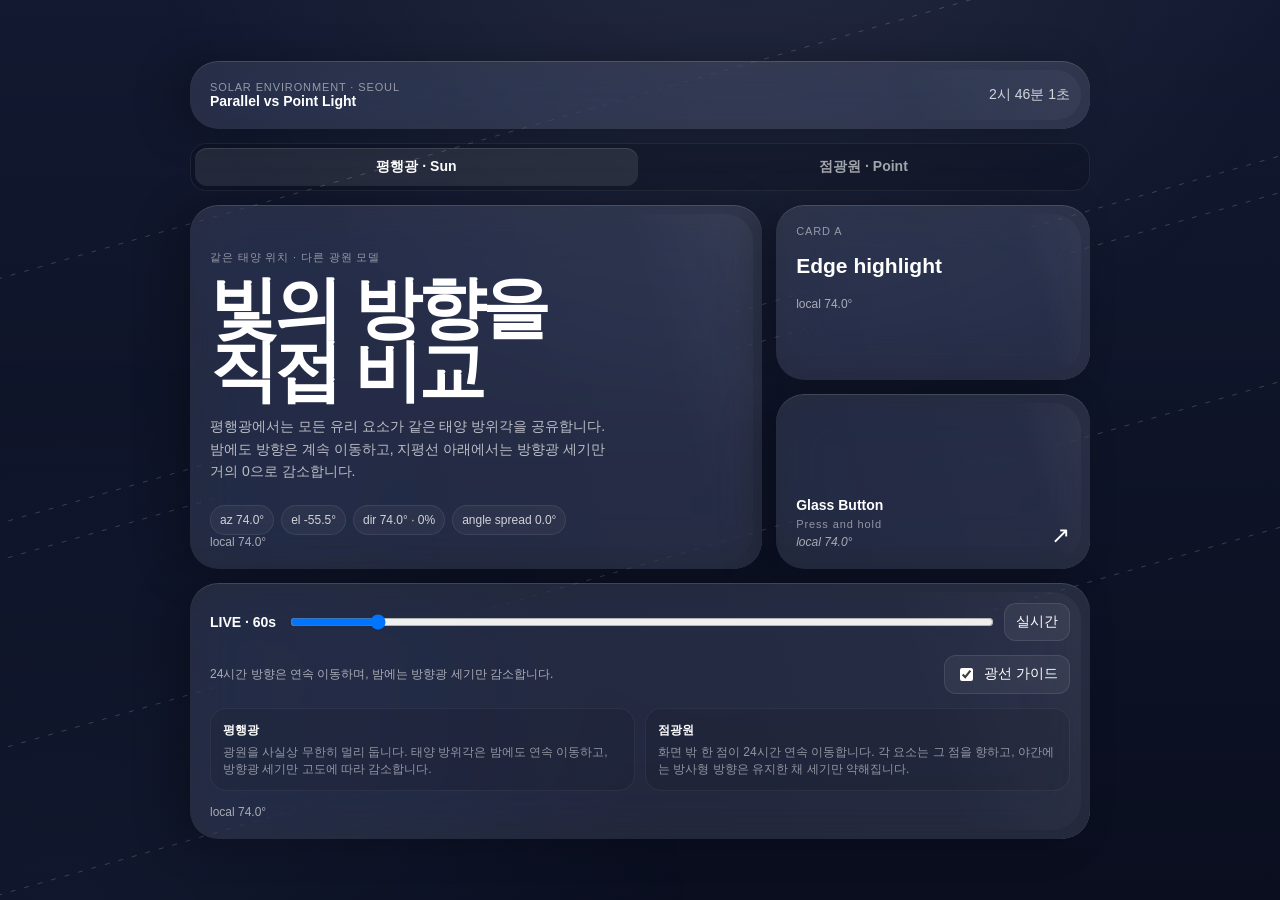
<file: index.html>
<!doctype html>
<meta charset="utf-8"><meta name="viewport" content="width=device-width,initial-scale=1,viewport-fit=cover"><title>Parallel vs Point Solar Glass</title>
<style>
@property --la{syntax:'<angle>';inherits:true;initial-value:0deg}@property --li{syntax:'<number>';inherits:true;initial-value:1}@property --sx{syntax:'<length>';inherits:true;initial-value:0px}@property --sy{syntax:'<length>';inherits:true;initial-value:18px}@property --edge{syntax:'<length>';inherits:true;initial-value:1px}@property --hot{syntax:'<number>';inherits:true;initial-value:.4}@property --amb{syntax:'<number>';inherits:true;initial-value:.08}@property --sky1{syntax:'<color>';inherits:true;initial-value:#526f98}@property --sky2{syntax:'<color>';inherits:true;initial-value:#15213c}
:root{--dur:60s;--edge:1px;--hot:.4;--amb:.08;--sky1:#526f98;--sky2:#15213c;transition:--edge var(--dur) linear,--hot var(--dur) linear,--amb var(--dur) linear,--sky1 var(--dur) linear,--sky2 var(--dur) linear}:root.snap,:root.snap .g{transition:none!important}:root.fast{--dur:.12s}*{box-sizing:border-box}body{margin:0;min-height:100vh;min-height:100dvh;color:#fff;font:14px -apple-system,BlinkMacSystemFont,'SF Pro Text','Segoe UI',sans-serif;background:linear-gradient(180deg,var(--sky1),var(--sky2));overflow-x:hidden}.scene{min-height:100vh;min-height:100dvh;padding:max(16px,env(safe-area-inset-top)) 16px max(16px,env(safe-area-inset-bottom));display:grid;place-items:center}.scene:before{content:'';position:fixed;inset:-25vmax;background:radial-gradient(circle at 55% 12%,#ffffff13,transparent 35%),radial-gradient(circle at 20% 85%,#7caaff12,transparent 32%);pointer-events:none;z-index:-2}.r{position:fixed;inset:0;width:100vw;height:100vh;pointer-events:none;opacity:0;transition:opacity .2s}.show .r{opacity:1}.r line{stroke:#fff;stroke-width:1;stroke-dasharray:5 9;stroke-opacity:.18}.r circle{fill:#fff;fill-opacity:.66}.r text{fill:#fff;fill-opacity:.75;font:11px -apple-system,sans-serif}.app{width:min(900px,100%);display:grid;gap:14px}.g{--la:0deg;--li:1;--sx:0px;--sy:18px;position:relative;border-radius:28px;padding:20px;background:linear-gradient(calc(var(--la) + 180deg),rgb(255 255 255 / calc(.045 + var(--amb) * var(--li))),rgb(255 255 255 / .026)),rgb(255 255 255 / .075);-webkit-backdrop-filter:blur(26px) saturate(145%);backdrop-filter:blur(26px) saturate(145%);box-shadow:var(--sx) var(--sy) 42px rgb(0 0 0 / .24),inset 0 1px 0 rgb(255 255 255 / .13);transition:--la var(--dur) linear,--li var(--dur) linear,--sx var(--dur) linear,--sy var(--dur) linear,transform .16s cubic-bezier(.2,.8,.2,1),filter .16s ease,box-shadow .16s ease}.g:before{content:'';position:absolute;inset:0;padding:calc(var(--edge) * var(--li));border-radius:inherit;pointer-events:none;background:conic-gradient(from var(--la),rgb(255 255 255 / calc(var(--hot) * var(--li))) 0deg,rgb(255 255 255 / .30) 28deg,rgb(255 255 255 / .09) 70deg,transparent 122deg,transparent 286deg,rgb(255 255 255 / .08) 326deg,rgb(255 255 255 / calc(var(--hot) * var(--li))) 360deg);-webkit-mask:linear-gradient(#000 0 0) content-box,linear-gradient(#000 0 0);-webkit-mask-composite:xor;mask:linear-gradient(#000 0 0) content-box,linear-gradient(#000 0 0);mask-composite:exclude}.g:after{content:'';position:absolute;inset:9px;border-radius:inherit;pointer-events:none;background:linear-gradient(var(--la),rgb(255 255 255 / calc(.20 * var(--li))),transparent 20%,transparent 80%,rgb(255 255 255 / .04));mix-blend-mode:screen}.top{display:grid;grid-template-columns:1fr auto;gap:12px;align-items:center}.seg{display:grid;grid-template-columns:1fr 1fr;gap:4px;padding:4px;border-radius:16px;background:#0000001f;border:1px solid #ffffff12}.seg button{border:0;border-radius:12px;padding:10px 12px;background:transparent;color:#ffffff9d;font:inherit;font-weight:650}.seg .on{background:#ffffff18;color:#fff;box-shadow:inset 0 1px #ffffff1f}.grid{display:grid;grid-template-columns:1.55fr .85fr;gap:14px}.hero{min-height:360px;display:flex;flex-direction:column;justify-content:flex-end}.hero h1{margin:11px 0 14px;font-size:clamp(40px,6vw,68px);line-height:.92;letter-spacing:-.055em}.hero p{max-width:52ch;margin:0;color:#ffffffb0;line-height:1.6}.stack{display:grid;gap:14px}.stack .g{min-height:175px}.chips{display:flex;gap:7px;flex-wrap:wrap;margin-top:22px}.chip,.local{font-variant-numeric:tabular-nums}.chip{padding:7px 9px;border-radius:99px;border:1px solid #ffffff14;background:#ffffff0b;font-size:12px;color:#ffffffc8}.local{color:#ffffff9a;font-size:12px}.btn{border:0;color:#fff;font:inherit;text-align:left;display:flex;align-items:flex-end;justify-content:space-between;cursor:pointer;touch-action:manipulation}.btn span{position:relative;z-index:2;display:grid;gap:5px}.btn i{position:relative;z-index:2;font-size:23px;font-style:normal}.btn.p,.btn:active{transform:scale(.965);filter:brightness(1.10) saturate(1.05);box-shadow:calc(var(--sx) * .2) calc(var(--sy) * .2) 14px #0003,inset 0 2px 8px #0004,inset 0 1px #ffffff26}.btn.p:before,.btn:active:before{padding:calc(var(--edge) * var(--li) + .8px);filter:brightness(1.25)}.ctl{display:grid;gap:14px}.row{display:grid;grid-template-columns:auto 1fr auto;gap:12px;align-items:center}input[type=range]{width:100%}.row button,.guide{border:1px solid #ffffff19;background:#ffffff0d;color:#fff;border-radius:12px;padding:9px 11px;font:inherit}.guide{display:flex;gap:8px;align-items:center;cursor:pointer}.guide input{accent-color:white}.note{color:#ffffff9e;font-size:12px}.mini{display:grid;grid-template-columns:1fr 1fr;gap:10px}.mini>div{padding:12px;border-radius:16px;background:#00000014;border:1px solid #ffffff0e}.mini b{font-size:12px}.mini p{margin:5px 0 0;color:#ffffff84;font-size:12px;line-height:1.45}small,.cap{display:block;color:#ffffff82;font-size:11px;letter-spacing:.08em}.clock{font-variant-numeric:tabular-nums;color:#ffffffc7}@media(max-width:700px){.grid{grid-template-columns:1fr}.stack{grid-template-columns:1fr 1fr}.stack .g{min-height:155px}.row{grid-template-columns:1fr}.mini{grid-template-columns:1fr}.top{grid-template-columns:1fr}}
</style>
<svg id="rays" class="r" aria-hidden="true"></svg>
<main class="scene"><div class="app"><header class="g top target"><div><small>SOLAR ENVIRONMENT · SEOUL</small><b>Parallel vs Point Light</b></div><div class="clock" id="clock">--:--:--</div></header><nav class="seg"><button id="parallel" class="on" type="button">평행광 · Sun</button><button id="point" type="button">점광원 · Point</button></nav><section class="grid"><article class="g hero target"><span class="cap">같은 태양 위치 · 다른 광원 모델</span><h1>빛의 방향을<br>직접 비교</h1><p id="desc">평행광에서는 모든 유리 요소가 같은 태양 방위각을 공유합니다. 밤에도 방향은 계속 이동하고, 지평선 아래에서는 방향광 세기만 거의 0으로 감소합니다.</p><div class="chips"><span class="chip" id="az">az --</span><span class="chip" id="el">el --</span><span class="chip" id="ui">dir --</span><span class="chip" id="spread">angle spread --</span></div><span class="local" data-angle>local --</span></article><aside class="stack"><div class="g target"><div><span class="cap">CARD A</span><h2>Edge highlight</h2></div><span class="local" data-angle>local --</span></div><button class="g btn target" id="glassButton" type="button"><span><b>Glass Button</b><small>Press and hold</small><em class="local" data-angle>local --</em></span><i>↗</i></button></aside></section><footer class="g ctl target"><div class="row"><b id="state">LIVE · 60s</b><input id="time" type="range" min="0" max="24" step=".01" aria-label="시간 미리보기"><button id="live" type="button">실시간</button></div><div class="row"><span class="note" id="note">24시간 방향은 연속 이동하며, 밤에는 방향광 세기만 감소합니다.</span><span></span><label class="guide"><input id="guide" type="checkbox" checked> 광선 가이드</label></div><div class="mini"><div><b>평행광</b><p>광원을 사실상 무한히 멀리 둡니다. 태양 방위각은 밤에도 연속 이동하고, 방향광 세기만 고도에 따라 감소합니다.</p></div><div><b>점광원</b><p>화면 밖 한 점이 24시간 연속 이동합니다. 각 요소는 그 점을 향하고, 야간에는 방사형 방향은 유지한 채 세기만 약해집니다.</p></div></div><span class="local" data-angle>local --</span></footer></div></main>
<script>
const root=document.documentElement,body=document.body,$=s=>document.querySelector(s),targets=[...document.querySelectorAll('.target')],rays=$('#rays');
const clock=$('#clock'),time=$('#time'),state=$('#state'),az=$('#az'),el=$('#el'),ui=$('#ui'),spread=$('#spread'),desc=$('#desc'),note=$('#note'),parallel=$('#parallel'),point=$('#point'),guide=$('#guide'),glassButton=$('#glassButton');
let manual=false,mode='parallel',timer=null,resizeTimer=null,lastDate=new Date(),lastEnv=null;const mem=new WeakMap();
const R=Math.PI/180,G=180/Math.PI,clamp=(v,a,b)=>Math.min(b,Math.max(a,v)),smooth=(a,b,x)=>{x=clamp((x-a)/(b-a),0,1);return x*x*(3-2*x)},mix=(a,b,t)=>a+(b-a)*t,mixRGB=(a,b,t)=>a.map((v,i)=>Math.round(mix(v,b[i],t)));
function solar(d){const y=d.getFullYear(),n=Math.floor((d-new Date(y,0,0))/864e5),h=d.getHours()+d.getMinutes()/60+d.getSeconds()/3600,g=2*Math.PI/365*(n-1+(h-12)/24),eq=229.18*(.000075+.001868*Math.cos(g)-.032077*Math.sin(g)-.014615*Math.cos(2*g)-.040849*Math.sin(2*g)),dc=.006918-.399912*Math.cos(g)+.070257*Math.sin(g)-.006758*Math.cos(2*g)+.000907*Math.sin(2*g)-.002697*Math.cos(3*g)+.00148*Math.sin(3*g),ha=(h*60+eq+4*126.978-540)/4*R-Math.PI,la=37.5665*R,cosz=Math.sin(la)*Math.sin(dc)+Math.cos(la)*Math.cos(dc)*Math.cos(ha),elev=90-Math.acos(clamp(cosz,-1,1))*G,azi=(Math.atan2(Math.sin(ha),Math.cos(ha)*Math.sin(la)-Math.tan(dc)*Math.cos(la))*G+180+360)%360;return{az:azi,el:elev}}
function env(d){const s=solar(d),day=smooth(-6,22,s.el),tw=smooth(-18,0,s.el)*(1-smooth(1,12,s.el)),direct=smooth(-6,10,s.el),a=s.az,edge=.82+1.18*day+.30*tw,hot=.23+.57*day+.14*tw,amb=.04+.09*smooth(-18,20,s.el)+.03*tw,w=Math.exp(-Math.pow((s.el-1)/7,2))*.35,p=smooth(-7,22,s.el),s1=mixRGB(mixRGB([18,25,48],[101,163,205],p),[164,105,84],w),s2=mixRGB([10,14,31],[35,58,93],p);return{s,a,direct,edge,hot,amb,s1,s2}}
function vecAngle(dx,dy){return(Math.atan2(dx,-dy)*G+360)%360}
function unwrap(prev,next){if(!Number.isFinite(prev))return next;const pn=((prev%360)+360)%360,delta=((next-pn+540)%360)-180;return prev+delta}
function aSpread(list){if(!list.length)return 0;const b=list[0],u=list.map(a=>b+(((a-b+540)%360)-180));return Math.max(...u)-Math.min(...u)}
function source(a){const w=innerWidth,h=innerHeight,cx=w/2,cy=h/2,diag=Math.hypot(w,h),radius=diag/2+Math.min(220,diag*.18),rr=a*R;return{x:cx+Math.sin(rr)*radius,y:cy-Math.cos(rr)*radius,diag}}
function setGlobal(v){root.style.setProperty('--edge',v.edge+'px');root.style.setProperty('--hot',v.hot);root.style.setProperty('--amb',v.amb);root.style.setProperty('--sky1',`rgb(${v.s1.join(' ')})`);root.style.setProperty('--sky2',`rgb(${v.s2.join(' ')})`)}
function setTarget(elm,ang,inten,sx,sy){const cont=unwrap(mem.get(elm),ang);mem.set(elm,cont);elm.style.setProperty('--la',cont+'deg');elm.style.setProperty('--li',inten);elm.style.setProperty('--sx',sx+'px');elm.style.setProperty('--sy',sy+'px');const lab=elm.querySelector('[data-angle]');if(lab)lab.textContent='local '+(((cont%360)+360)%360).toFixed(1)+'°'}
function draw(v,src,centers,angs){if(!guide.checked){rays.innerHTML='';return}const w=innerWidth,h=innerHeight,len=Math.hypot(w,h),out=[`<svg viewBox="0 0 ${w} ${h}" width="${w}" height="${h}" xmlns="http://www.w3.org/2000/svg">`];if(mode==='parallel'){const rr=v.a*R,dx=Math.sin(rr)*len,dy=-Math.cos(rr)*len;centers.forEach(c=>out.push(`<line x1="${(c.x-dx).toFixed(1)}" y1="${(c.y-dy).toFixed(1)}" x2="${(c.x+dx).toFixed(1)}" y2="${(c.y+dy).toFixed(1)}"/>`))}else{out.push(`<circle cx="${src.x.toFixed(1)}" cy="${src.y.toFixed(1)}" r="4"/>`,`<text x="${(src.x+8).toFixed(1)}" y="${(src.y-8).toFixed(1)}">point light</text>`);centers.forEach(c=>out.push(`<line x1="${src.x.toFixed(1)}" y1="${src.y.toFixed(1)}" x2="${c.x.toFixed(1)}" y2="${c.y.toFixed(1)}"/>`))}out.push('</svg>');rays.innerHTML=out.join('');spread.textContent='angle spread '+aSpread(angs).toFixed(1)+'°'}
function layout(v){const src=source(v.a),centers=[],angs=[];if(mode==='parallel'){const rr=v.a*R,sx=-Math.sin(rr)*18,sy=Math.cos(rr)*14;targets.forEach(elm=>{const b=elm.getBoundingClientRect(),cx=b.left+b.width/2,cy=b.top+b.height/2;centers.push({x:cx,y:cy});angs.push(v.a%360);setTarget(elm,v.a%360,v.direct,sx,sy)})}else{targets.forEach(elm=>{const b=elm.getBoundingClientRect(),cx=b.left+b.width/2,cy=b.top+b.height/2,dx=src.x-cx,dy=src.y-cy,ang=vecAngle(dx,dy),dist=Math.hypot(dx,dy),atten=clamp(1.08-dist/(src.diag*1.55),.72,1.05),inten=v.direct*atten,rr=ang*R,sx=-Math.sin(rr)*18*inten,sy=Math.cos(rr)*14*inten;centers.push({x:cx,y:cy});angs.push(ang);setTarget(elm,ang,inten,sx,sy)})}draw(v,src,centers,angs)}
function paint(d){lastDate=d;const v=env(d);lastEnv=v;setGlobal(v);layout(v);az.textContent='az '+v.s.az.toFixed(1)+'°';el.textContent='el '+v.s.el.toFixed(1)+'°';ui.textContent='dir '+(v.a%360).toFixed(1)+'° · '+Math.round(v.direct*100)+'%';if(!guide.checked)spread.textContent='angle spread '+(mode==='parallel'?'0.0':'—')+'°'}
function schedule(){if(manual)return;const now=new Date(),next=new Date(Math.floor(+now/60000)*60000+60000);paint(next);clearTimeout(timer);timer=setTimeout(schedule,+next-+now+40)}
function liveMode(){manual=false;clearTimeout(timer);root.classList.add('snap');paint(new Date());state.textContent='LIVE · 60s';requestAnimationFrame(()=>requestAnimationFrame(()=>{root.classList.remove('snap');root.classList.remove('fast');schedule()}))}
function manualDate(h){const d=new Date(),hh=Math.floor(h),m=(h-hh)*60,mm=Math.floor(m);d.setHours(hh%24,mm,Math.floor((m-mm)*60),0);return d}
function fast(fn){clearTimeout(timer);root.classList.add('fast');fn();setTimeout(()=>root.classList.remove('fast'),180)}
function choose(m){if(mode===m)return;mode=m;parallel.classList.toggle('on',mode==='parallel');point.classList.toggle('on',mode==='point');desc.textContent=mode==='parallel'?'평행광에서는 모든 유리 요소가 같은 태양 방위각을 공유합니다. 밤에도 방향은 계속 이동하고, 지평선 아래에서는 방향광 세기만 거의 0으로 감소합니다.':'점광원에서는 화면 밖 한 점이 24시간 연속 이동합니다. 밤에는 같은 위치를 유지한 채 방향광 세기만 약해지고, 새벽에는 그 자리에서 서서히 강해집니다.';note.textContent=mode==='parallel'?'24시간 방향은 연속 이동하며, 밤에는 방향광 세기만 감소합니다.':'화면 밖 점광원 위치는 24시간 연속 이동하며, 밤에는 세기만 감소합니다.';fast(()=>paint(manual?lastDate:new Date()))}
parallel.onclick=()=>choose('parallel');point.onclick=()=>choose('point');guide.onchange=()=>{body.classList.toggle('show',guide.checked);if(lastEnv)layout(lastEnv)};body.classList.toggle('show',guide.checked);
time.oninput=()=>{manual=true;clearTimeout(timer);root.classList.add('fast');paint(manualDate(+time.value));state.textContent='MANUAL';setTimeout(()=>root.classList.remove('fast'),160)};$('#live').onclick=liveMode;
const press=()=>glassButton.classList.add('p'),release=()=>glassButton.classList.remove('p');glassButton.addEventListener('pointerdown',press);['pointerup','pointercancel','pointerleave'].forEach(e=>glassButton.addEventListener(e,release));
addEventListener('resize',()=>{clearTimeout(resizeTimer);resizeTimer=setTimeout(()=>fast(()=>paint(manual?lastDate:new Date())),120)});
setInterval(()=>{const n=new Date();clock.textContent=n.toLocaleTimeString('ko-KR',{hour12:false});if(!manual)time.value=n.getHours()+n.getMinutes()/60+n.getSeconds()/3600},1000);
liveMode();
</script>
</file>
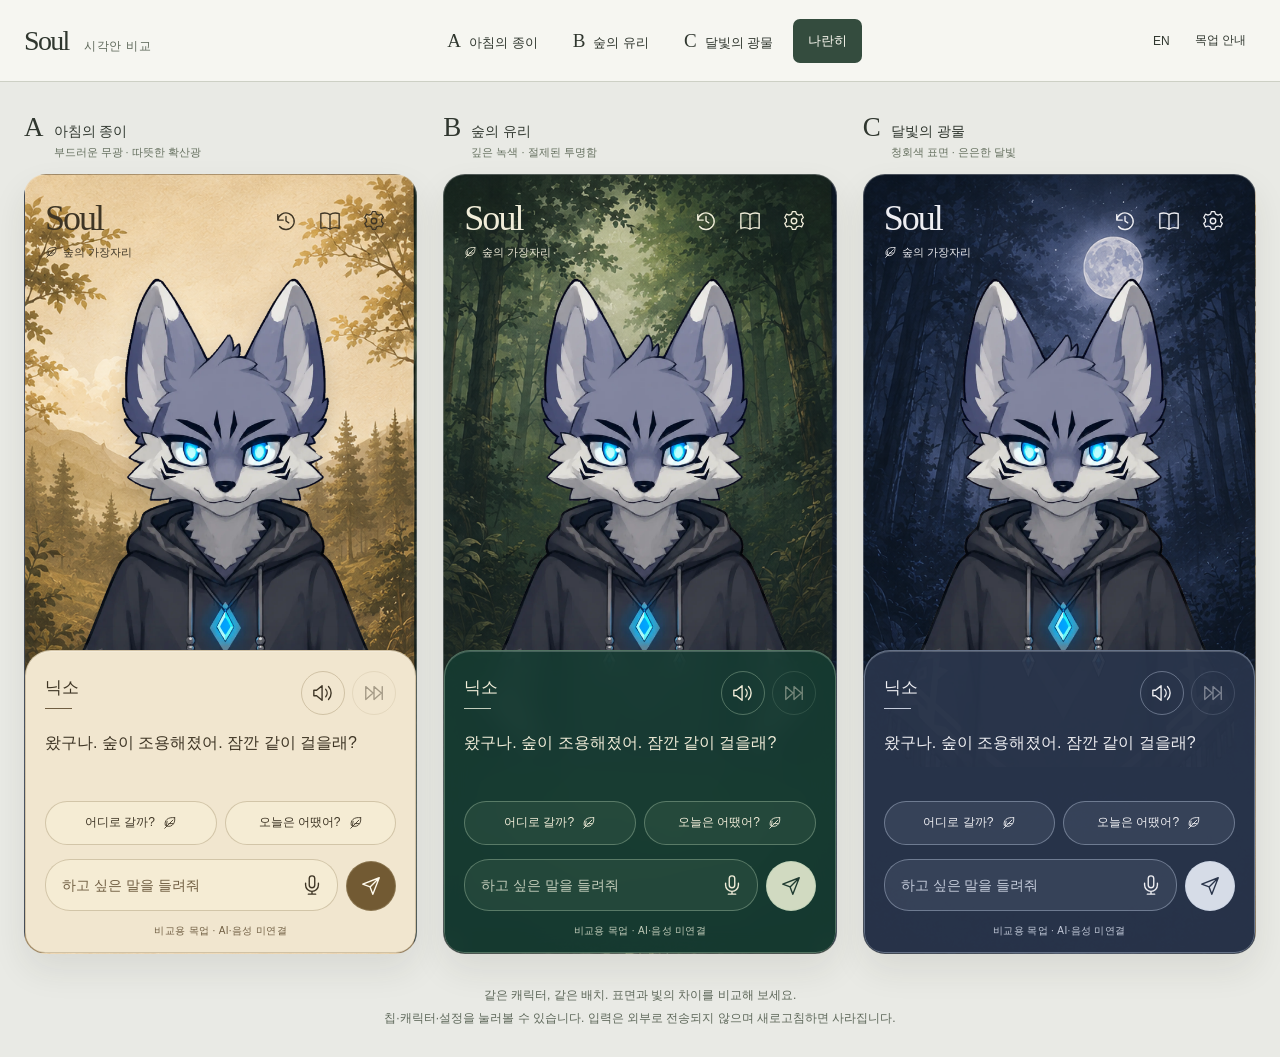
<file: soul-visual-study/index.html>
<!doctype html>
<html lang="ko">
<head>
  <meta charset="utf-8">
  <meta name="viewport" content="width=device-width, initial-scale=1, viewport-fit=cover">
  <meta name="color-scheme" content="light dark">
  <meta name="robots" content="noindex,nofollow">
  <meta name="description" content="Soul visual study — three interactive mobile interface concepts.">
  <title>Soul · Visual study</title>
  <link rel="stylesheet" href="styles.css">
  <script src="app.js" defer></script>
</head>
<body data-view="all">
  <header class="review-bar">
    <a class="review-brand" href="#main">Soul <span data-i18n="study"></span></a>
    <nav class="variants" aria-label="Visual directions" data-label="directions">
      <button data-view="paper" aria-pressed="false"><b>A</b><span data-i18n="paper"></span></button>
      <button data-view="glass" aria-pressed="false"><b>B</b><span data-i18n="glass"></span></button>
      <button data-view="slate" aria-pressed="false"><b>C</b><span data-i18n="slate"></span></button>
      <button data-view="all" class="compare" aria-pressed="true" data-i18n="compare"></button>
    </nav>
    <div class="review-actions"><button id="language" aria-label="Switch to English">EN</button><button id="about" data-i18n="about"></button></div>
  </header>
  <main id="main" class="studies"></main>
  <footer class="review-footer"><p data-i18n="reviewHint"></p><p data-i18n="demoNotice"></p></footer>
  <dialog id="sheet" aria-labelledby="sheet-title">
    <div class="sheet-head"><h2 id="sheet-title"></h2><button class="icon-button" id="close-sheet" data-label="close"></button></div>
    <div id="sheet-content"></div>
  </dialog>
  <div id="toast" role="status" aria-live="polite"></div>
  <noscript>This HTML mockup needs JavaScript to display the three visual studies.</noscript>
</body>
</html>
</file>
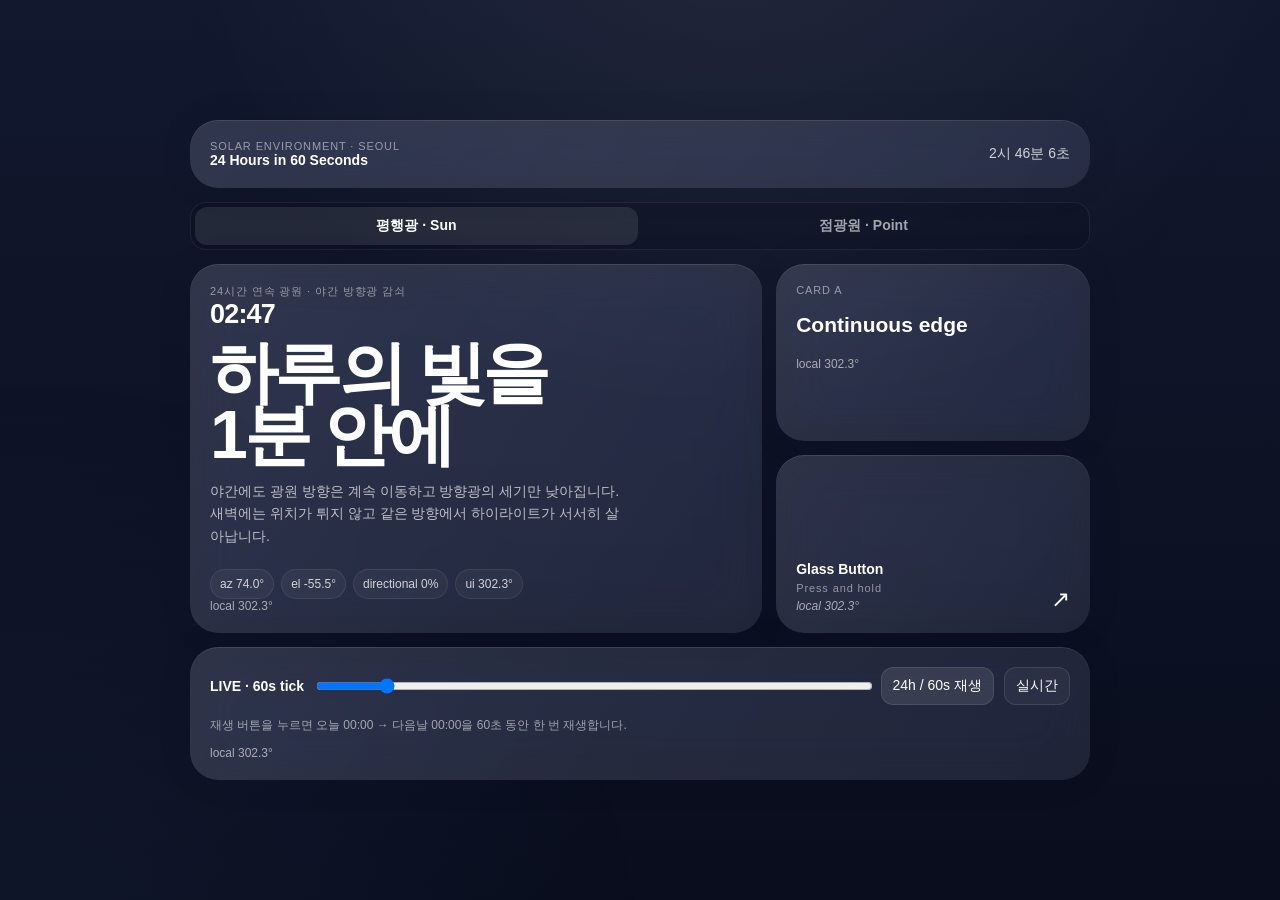
<file: day-60s.html>
<!doctype html>
<meta charset="utf-8"><meta name="viewport" content="width=device-width,initial-scale=1,viewport-fit=cover"><title>Solar Glass · 24h in 60s</title>
<style>
@property --la{syntax:'<angle>';inherits:true;initial-value:0deg}@property --di{syntax:'<number>';inherits:true;initial-value:0}@property --sx{syntax:'<length>';inherits:true;initial-value:0px}@property --sy{syntax:'<length>';inherits:true;initial-value:0px}@property --edge{syntax:'<length>';inherits:true;initial-value:1px}@property --amb{syntax:'<number>';inherits:true;initial-value:.06}@property --sky1{syntax:'<color>';inherits:true;initial-value:#1a2340}@property --sky2{syntax:'<color>';inherits:true;initial-value:#0b1024}
:root{--dur:60s;--edge:1px;--amb:.06;--sky1:#1a2340;--sky2:#0b1024;transition:--edge var(--dur) linear,--amb var(--dur) linear,--sky1 var(--dur) linear,--sky2 var(--dur) linear}:root.snap,:root.snap .glass{transition:none!important}:root.fast{--dur:.12s}:root.sim{--dur:0s}*{box-sizing:border-box}body{margin:0;min-height:100vh;min-height:100dvh;color:#fff;font:14px -apple-system,BlinkMacSystemFont,'SF Pro Text','Segoe UI',sans-serif;background:linear-gradient(180deg,var(--sky1),var(--sky2));overflow-x:hidden}.scene{min-height:100vh;min-height:100dvh;padding:max(16px,env(safe-area-inset-top)) 16px max(16px,env(safe-area-inset-bottom));display:grid;place-items:center;position:relative;isolation:isolate}.scene:before{content:'';position:fixed;inset:-25vmax;background:radial-gradient(circle at 55% 12%,#ffffff12,transparent 34%),radial-gradient(circle at 18% 86%,#83aaff10,transparent 31%);pointer-events:none;z-index:-2}.app{width:min(900px,100%);display:grid;gap:14px}.glass{--la:0deg;--di:0;--sx:0px;--sy:0px;position:relative;border-radius:28px;padding:20px;background:linear-gradient(calc(var(--la) + 180deg),rgb(255 255 255 / calc(.035 + var(--amb))),rgb(255 255 255 / .022)),rgb(255 255 255 / .07);-webkit-backdrop-filter:blur(26px) saturate(145%);backdrop-filter:blur(26px) saturate(145%);box-shadow:var(--sx) var(--sy) 42px rgb(0 0 0 / calc(.06 + .20*var(--di))),inset 0 1px 0 rgb(255 255 255 / calc(.10 + .08*var(--amb)));transition:--la var(--dur) linear,--di var(--dur) linear,--sx var(--dur) linear,--sy var(--dur) linear,transform .16s ease,filter .16s ease}.glass:before{content:'';position:absolute;inset:0;padding:calc(var(--edge) + .35px*var(--di));border-radius:inherit;pointer-events:none;background:conic-gradient(from var(--la),rgb(255 255 255 / calc(.72*var(--di))) 0deg,rgb(255 255 255 / calc(.30*var(--di))) 30deg,rgb(255 255 255 / calc(.08*var(--di))) 72deg,transparent 126deg,transparent 286deg,rgb(255 255 255 / calc(.07*var(--di))) 327deg,rgb(255 255 255 / calc(.72*var(--di))) 360deg);-webkit-mask:linear-gradient(#000 0 0) content-box,linear-gradient(#000 0 0);-webkit-mask-composite:xor;mask:linear-gradient(#000 0 0) content-box,linear-gradient(#000 0 0);mask-composite:exclude}.glass:after{content:'';position:absolute;inset:9px;border-radius:inherit;pointer-events:none;background:linear-gradient(var(--la),rgb(255 255 255 / calc(.20*var(--di))),transparent 20%,transparent 80%,rgb(255 255 255 / calc(.035*var(--di))));mix-blend-mode:screen}.top{display:grid;grid-template-columns:1fr auto;gap:12px;align-items:center}.clock{font-variant-numeric:tabular-nums;color:#ffffffc7}.seg{display:grid;grid-template-columns:1fr 1fr;gap:4px;padding:4px;border-radius:16px;background:#00000020;border:1px solid #ffffff12}.seg button{border:0;border-radius:12px;padding:10px 12px;background:transparent;color:#ffffff9d;font:inherit;font-weight:650}.seg button.on{background:#ffffff18;color:#fff}.grid{display:grid;grid-template-columns:1.55fr .85fr;gap:14px}.hero{min-height:365px;display:flex;flex-direction:column;justify-content:flex-end}.hero h1{margin:11px 0 14px;font-size:clamp(40px,6vw,68px);line-height:.92;letter-spacing:-.055em}.hero p{max-width:54ch;margin:0;color:#ffffffb0;line-height:1.6}.stack{display:grid;gap:14px}.stack .glass{min-height:175px}.chips{display:flex;gap:7px;flex-wrap:wrap;margin-top:22px}.chip,.local{font-variant-numeric:tabular-nums}.chip{padding:7px 9px;border-radius:99px;border:1px solid #ffffff14;background:#ffffff0b;font-size:12px;color:#ffffffc8}.local{color:#ffffff99;font-size:12px}.btn{border:0;color:#fff;font:inherit;text-align:left;display:flex;align-items:flex-end;justify-content:space-between;touch-action:manipulation}.btn span{position:relative;z-index:2;display:grid;gap:5px}.btn i{position:relative;z-index:2;font-size:23px;font-style:normal}.btn.p,.btn:active{transform:scale(.965);filter:brightness(1.10) saturate(1.05)}.controls{display:grid;gap:12px}.row{display:grid;grid-template-columns:auto 1fr auto auto;gap:10px;align-items:center}.row input[type=range]{width:100%}.row button{border:1px solid #ffffff19;background:#ffffff0d;color:#fff;border-radius:12px;padding:9px 11px;font:inherit}.play{font-weight:700;background:#ffffff19!important}.note{color:#ffffff92;font-size:12px}.simtime{font-size:27px;font-weight:750;font-variant-numeric:tabular-nums;letter-spacing:-.03em}small,.cap{display:block;color:#ffffff82;font-size:11px;letter-spacing:.08em}@media(max-width:700px){.grid{grid-template-columns:1fr}.stack{grid-template-columns:1fr 1fr}.stack .glass{min-height:155px}.row{grid-template-columns:1fr}.top{grid-template-columns:1fr}}
</style>
<main class="scene"><div class="app"><header class="glass top target"><div><small>SOLAR ENVIRONMENT · SEOUL</small><b>24 Hours in 60 Seconds</b></div><div class="clock" id="clock">--:--:--</div></header><nav class="seg"><button id="parallel" class="on" type="button">평행광 · Sun</button><button id="point" type="button">점광원 · Point</button></nav><section class="grid"><article class="glass hero target"><span class="cap">24시간 연속 광원 · 야간 방향광 감쇠</span><div class="simtime" id="simtime">--:--</div><h1>하루의 빛을<br>1분 안에</h1><p>야간에도 광원 방향은 계속 이동하고 방향광의 세기만 낮아집니다. 새벽에는 위치가 튀지 않고 같은 방향에서 하이라이트가 서서히 살아납니다.</p><div class="chips"><span class="chip" id="az">az --</span><span class="chip" id="el">el --</span><span class="chip" id="dir">directional --</span><span class="chip" id="ui">ui --</span></div><span class="local" data-angle>local --</span></article><aside class="stack"><div class="glass target"><div><span class="cap">CARD A</span><h2>Continuous edge</h2></div><span class="local" data-angle>local --</span></div><button class="glass btn target" id="glassButton" type="button"><span><b>Glass Button</b><small>Press and hold</small><em class="local" data-angle>local --</em></span><i>↗</i></button></aside></section><footer class="glass controls target"><div class="row"><b id="state">LIVE · 60s tick</b><input id="time" type="range" min="0" max="24" step=".01"><button id="play" class="play" type="button">24h / 60s 재생</button><button id="live" type="button">실시간</button></div><span class="note" id="note">재생 버튼을 누르면 오늘 00:00 → 다음날 00:00을 60초 동안 한 번 재생합니다.</span><span class="local" data-angle>local --</span></footer></div></main>
<script>
const root=document.documentElement,$=s=>document.querySelector(s),targets=[...document.querySelectorAll('.target')];const clock=$('#clock'),time=$('#time'),state=$('#state'),simtime=$('#simtime'),az=$('#az'),el=$('#el'),dir=$('#dir'),ui=$('#ui'),parallel=$('#parallel'),point=$('#point'),glassButton=$('#glassButton');let manual=false,mode='parallel',timer=null,raf=null,lastDate=new Date(),playing=false;let mem=new WeakMap();const R=Math.PI/180,G=180/Math.PI,clamp=(v,a,b)=>Math.min(b,Math.max(a,v)),smooth=(a,b,x)=>{x=clamp((x-a)/(b-a),0,1);return x*x*(3-2*x)},mix=(a,b,t)=>a+(b-a)*t,mixRGB=(a,b,t)=>a.map((v,i)=>Math.round(mix(v,b[i],t)));
function solar(d){const y=d.getFullYear(),n=Math.floor((d-new Date(y,0,0))/864e5),h=d.getHours()+d.getMinutes()/60+d.getSeconds()/3600,g=2*Math.PI/365*(n-1+(h-12)/24),eq=229.18*(.000075+.001868*Math.cos(g)-.032077*Math.sin(g)-.014615*Math.cos(2*g)-.040849*Math.sin(2*g)),dc=.006918-.399912*Math.cos(g)+.070257*Math.sin(g)-.006758*Math.cos(2*g)+.000907*Math.sin(2*g)-.002697*Math.cos(3*g)+.00148*Math.sin(3*g),ha=(h*60+eq+4*126.978-540)/4*R-Math.PI,la=37.5665*R,cz=Math.sin(la)*Math.sin(dc)+Math.cos(la)*Math.cos(dc)*Math.cos(ha),elev=90-Math.acos(clamp(cz,-1,1))*G,azi=(Math.atan2(Math.sin(ha),Math.cos(ha)*Math.sin(la)-Math.tan(dc)*Math.cos(la))*G+180+360)%360;return{az:azi,el:elev}}
function env(d){const s=solar(d),day=smooth(-10,18,s.el),direction=smooth(-12,5,s.el),tw=smooth(-18,0,s.el)*(1-smooth(1,12,s.el)),a=360+60*Math.sin((s.az-180)*R),edge=.72+.85*day+.20*tw,amb=.045+.085*day+.025*tw,w=Math.exp(-Math.pow((s.el-1)/7,2))*.34,p=smooth(-8,22,s.el),s1=mixRGB(mixRGB([18,24,46],[100,160,202],p),[165,105,83],w),s2=mixRGB([9,13,29],[34,56,91],p);return{s,a,direction,edge,amb,s1,s2}}
function unwrap(prev,next){if(!Number.isFinite(prev))return next;const pn=((prev%360)+360)%360,delta=((next-pn+540)%360)-180;return prev+delta}function vecAngle(dx,dy){return(Math.atan2(dx,-dy)*G+360)%360}function source(a){const w=innerWidth,h=innerHeight,cx=w/2,cy=h/2,diag=Math.hypot(w,h),radius=diag/2+Math.min(220,diag*.18),rr=a*R;return{x:cx+Math.sin(rr)*radius,y:cy-Math.cos(rr)*radius,diag}}
function setTarget(e,a,di,sx,sy){const c=unwrap(mem.get(e),a);mem.set(e,c);e.style.setProperty('--la',c+'deg');e.style.setProperty('--di',di);e.style.setProperty('--sx',sx+'px');e.style.setProperty('--sy',sy+'px');const lab=e.querySelector('[data-angle]');if(lab)lab.textContent='local '+(((c%360)+360)%360).toFixed(1)+'°'}
function layout(v){const src=source(v.a);if(mode==='parallel'){const rr=v.a*R,sx=-Math.sin(rr)*17*v.direction,sy=Math.cos(rr)*13*v.direction;targets.forEach(e=>setTarget(e,v.a%360,v.direction,sx,sy))}else{targets.forEach(e=>{const b=e.getBoundingClientRect(),cx=b.left+b.width/2,cy=b.top+b.height/2,dx=src.x-cx,dy=src.y-cy,a=vecAngle(dx,dy),dist=Math.hypot(dx,dy),fall=clamp(1.08-dist/(src.diag*1.55),.72,1.05),di=v.direction*fall,rr=a*R;setTarget(e,a,di,-Math.sin(rr)*17*di,Math.cos(rr)*13*di)})}}
function fmt(d){return String(d.getHours()).padStart(2,'0')+':'+String(d.getMinutes()).padStart(2,'0')}function paint(d){lastDate=d;const v=env(d);root.style.setProperty('--edge',v.edge+'px');root.style.setProperty('--amb',v.amb);root.style.setProperty('--sky1',`rgb(${v.s1.join(' ')})`);root.style.setProperty('--sky2',`rgb(${v.s2.join(' ')})`);layout(v);simtime.textContent=fmt(d);az.textContent='az '+v.s.az.toFixed(1)+'°';el.textContent='el '+v.s.el.toFixed(1)+'°';dir.textContent='directional '+Math.round(v.direction*100)+'%';ui.textContent='ui '+(((v.a%360)+360)%360).toFixed(1)+'°'}
function schedule(){if(manual||playing)return;const n=new Date(),next=new Date(Math.floor(+n/60000)*60000+60000);paint(next);clearTimeout(timer);timer=setTimeout(schedule,+next-+n+40)}function liveMode(){playing=false;cancelAnimationFrame(raf);manual=false;clearTimeout(timer);root.className='snap';mem=new WeakMap();paint(new Date());state.textContent='LIVE · 60s tick';requestAnimationFrame(()=>requestAnimationFrame(()=>{root.className='';schedule()}))}
function baseDay(){const d=new Date();d.setHours(0,0,0,0);return d}function dateFromHour(h){return new Date(+baseDay()+h*3600000)}
function playDay(){clearTimeout(timer);cancelAnimationFrame(raf);playing=true;manual=true;root.className='snap';mem=new WeakMap();const startDay=baseDay(),start=performance.now(),duration=60000;paint(startDay);state.textContent='PLAY · 24h / 60s';time.value=0;requestAnimationFrame(()=>{root.className='sim';const frame=now=>{if(!playing)return;const p=Math.min(1,(now-start)/duration),d=new Date(+startDay+p*86400000);paint(d);time.value=(p*24).toFixed(3);if(p<1)raf=requestAnimationFrame(frame);else{playing=false;manual=true;root.className='fast';state.textContent='DONE · 24h / 60s';setTimeout(()=>root.className='',150)}};raf=requestAnimationFrame(frame)})}
function choose(m){mode=m;parallel.classList.toggle('on',m==='parallel');point.classList.toggle('on',m==='point');root.classList.add('fast');paint(lastDate);setTimeout(()=>root.classList.remove('fast'),140)}parallel.onclick=()=>choose('parallel');point.onclick=()=>choose('point');$('#play').onclick=playDay;$('#live').onclick=liveMode;time.oninput=()=>{playing=false;cancelAnimationFrame(raf);manual=true;clearTimeout(timer);root.className='fast';paint(dateFromHour(+time.value));state.textContent='MANUAL';setTimeout(()=>root.className='',140)};const press=()=>glassButton.classList.add('p'),release=()=>glassButton.classList.remove('p');glassButton.addEventListener('pointerdown',press);['pointerup','pointercancel','pointerleave'].forEach(e=>glassButton.addEventListener(e,release));addEventListener('resize',()=>paint(lastDate));setInterval(()=>{const n=new Date();clock.textContent=n.toLocaleTimeString('ko-KR',{hour12:false});if(!manual&&!playing)time.value=n.getHours()+n.getMinutes()/60+n.getSeconds()/3600},1000);liveMode();
</script>
</file>
<file: soul-visual-study/styles.css>
* { box-sizing: border-box; }
:root { color-scheme: light; font-family: -apple-system, BlinkMacSystemFont, "Segoe UI", "Malgun Gothic", sans-serif; color: #30372f; background: #e9eae5; font-synthesis: none; }
body { margin: 0; }
button, input, textarea, select { font: inherit; }
button { cursor: pointer; color: inherit; }
button, a, input, textarea { -webkit-tap-highlight-color: transparent; }
button:disabled { cursor: default; opacity: .42; }
button:focus-visible, a:focus-visible, input:focus-visible, textarea:focus-visible { outline: 3px solid #b36c22; outline-offset: 4px; }
button { border: 0; background: none; }
svg { width: 22px; height: 22px; display: block; fill: none; stroke: currentColor; stroke-width: 1.5; stroke-linecap: round; stroke-linejoin: round; pointer-events: none; }
.review-bar { display: flex; align-items: center; justify-content: space-between; gap: 20px; min-height: 82px; padding: 14px max(24px, env(safe-area-inset-right)) 14px max(24px, env(safe-area-inset-left)); border-bottom: 1px solid #cdd0c5; background: #f6f6f1; }
.review-brand { text-decoration: none; color: #30372f; font: 28px Georgia, serif; letter-spacing: -.06em; white-space: nowrap; }
.review-brand span { font: 12px -apple-system, sans-serif; letter-spacing: .06em; margin-left: 10px; color: #5e685a; }
.variants, .review-actions { display: flex; align-items: center; gap: 5px; }
.variants button { min-height: 44px; padding: 9px 15px; border-radius: 7px; font-size: 0.8125rem; }
.variants b { font: 19px Georgia, serif; margin-right: 8px; }
.variants button[aria-pressed="true"] { background: #344c3e; color: #fffdf4; }
.review-actions button { min-height: 44px; padding: 10px; font-size: 0.75rem; }
.studies { max-width: 1340px; margin: 0 auto; padding: 30px 24px 16px; display: grid; grid-template-columns: repeat(3, minmax(0, 1fr)); gap: 26px; align-items: start; }
.study { min-width: 0; }
.caption { display: flex; align-items: baseline; gap: 10px; margin: 0 0 13px; }
.caption b { font: 27px Georgia, serif; font-weight: 400; }
.caption h1 { font-size: 0.875rem; font-weight: 500; margin: 0; }
.caption p { margin: 3px 0 0; font-size: 0.6875rem; color: #65705f; line-height: 1.5; }
.phone { --ink: #3e3525; --muted: #705e42; --line: #a7947070; --surface: #f1e6cf; --control: #fff9e247; --accent: #725a33; --on-accent: #fffaec; --paper: #f0e6d0; --forest-position: 0%; position: relative; color: var(--ink); background-color: var(--paper); background-image: url("assets/forest.png"); background-size: 300% 100%; background-position: var(--forest-position) top; min-height: 780px; display: flex; flex-direction: column; border-radius: 22px; border: 1px solid #ffffff3b; box-shadow: 0 16px 35px #27312617; isolation: isolate; overflow: clip; }
.phone[data-theme="glass"] { color-scheme: dark; --ink: #f1edd9; --muted: #c3cdbb; --line: #abc8ab66; --surface: #153c32de; --control: #c5dfbc13; --accent: #d1dac1; --on-accent: #203b31; --paper: #173a30; --forest-position: 50%; }
.phone[data-theme="slate"] { color-scheme: dark; --ink: #eeeef2; --muted: #c5ccdb; --line: #c0cce369; --surface: #29354beF; --control: #d1ddf217; --accent: #d6dce7; --on-accent: #2a354b; --paper: #17273e; --forest-position: 100%; }
.phone-header { padding: 22px 20px 0; display: flex; align-items: flex-start; justify-content: space-between; gap: 8px; position: relative; z-index: 2; }
.wordmark { font: 36px Georgia, "Times New Roman", serif; letter-spacing: -.055em; }
.place { display: flex; align-items: center; gap: 5px; font-size: 0.6875rem; margin: 6px 0 0; color: var(--ink); }
.place svg { width: 13px; height: 13px; }
.utilities { display: flex; gap: 0; padding-top: 2px; }
.icon-button { display: inline-flex; align-items: center; justify-content: center; flex: 0 0 auto; width: 44px; height: 44px; border-radius: 50%; }
.icon-button:hover { background: var(--control, #c4cebb30); }
.stage { position: relative; min-height: 379px; flex: 1; display: flex; align-items: flex-end; justify-content: center; }
.character { border: 0; padding: 0; position: absolute; width: 350px; height: 525px; max-width: 100%; bottom: -117px; background: none; transform-origin: 50% 75%; }
.character img { display: block; width: 100%; height: 100%; object-fit: contain; pointer-events: none; filter: drop-shadow(0 10px 10px #08141a21); }
.character:focus-visible { outline-offset: -8px; border-radius: 40%; }
.character.react { animation: greet .55s ease-out; }
.reaction { position: absolute; top: 108px; left: calc(50% + 97px); color: var(--ink); font-size: 1.875rem; opacity: 0; pointer-events: none; }
.stage.touched .reaction { animation: spark .8s ease-out; }
.direction { position: relative; z-index: 2; margin: 0 16px 12px; text-align: center; font-size: 0.6875rem; padding: 6px 12px; color: var(--ink); background: var(--surface); border-radius: 20px; opacity: 0; }
.stage.touched .direction { opacity: 1; }
.conversation { z-index: 3; position: relative; padding: 20px 19px 14px; background: var(--surface); border: 1px solid var(--line); border-radius: 26px 26px 20px 20px; box-shadow: inset 0 1px 0 #fff3, 0 -8px 24px #0d20120b; }
@supports (backdrop-filter: blur(12px)) { .phone[data-theme="glass"] .conversation { backdrop-filter: blur(12px); } }
.dialogue-head { display: flex; justify-content: space-between; align-items: center; gap: 12px; }
.speaker { font-size: 1.0625rem; font-weight: 600; display: inline-flex; flex-direction: column; gap: 9px; }
.speaker::after { content: ""; width: 27px; height: 1px; background: var(--muted); }
.voice-controls { display: flex; gap: 7px; }
.voice-controls .icon-button { border: 1px solid var(--line); }
.dialogue { font-size: 1rem; line-height: 1.7; margin: 14px 0 18px; min-height: 54px; overflow-wrap: anywhere; }
.chips { display: flex; gap: 8px; margin-bottom: 14px; }
.chip { display: flex; flex: 1; align-items: center; justify-content: center; gap: 8px; min-height: 44px; padding: 10px 7px; font-size: 0.75rem; line-height: 1.45; background: var(--control); border: 1px solid var(--line); border-radius: 24px; }
.chip svg { width: 14px; height: 14px; flex-shrink: 0; }
.chip:hover { background: var(--line); }
.composer { display: flex; gap: 8px; align-items: end; }
.input-wrap { flex: 1; min-width: 0; display: flex; align-items: end; border: 1px solid var(--line); border-radius: 25px; background: var(--control); padding: 3px; }
.input-wrap textarea { border: none; background: transparent; color: var(--ink); width: 100%; min-width: 0; resize: none; height: 2.625rem; max-height: 7rem; padding: .65rem 0 .5rem 13px; font-size: 0.875rem; line-height: 1.45; }
.input-wrap textarea::placeholder { color: var(--muted); opacity: 1; }
.send { width: 50px; height: 50px; background: var(--accent); color: var(--on-accent); border: 1px solid var(--line); }
.send:hover { background: var(--accent); filter: brightness(1.08); }
.prototype-note { margin: 13px 0 0; color: var(--muted); text-align: center; font-size: 0.625rem; letter-spacing: .035em; }
.queue { list-style: none; margin: 0; padding: 0; }
.queue li { display: flex; gap: 10px; align-items: center; justify-content: space-between; border-bottom: 1px solid var(--line); padding: 3px 0; font-size: 0.75rem; overflow-wrap: anywhere; }
.queue li span { min-width: 0; }
.queue li .icon-button { width: 44px; height: 44px; }
.queue:not(:empty) { margin-bottom: 12px; }
.review-footer { text-align: center; padding: 12px 20px 24px; font-size: 0.75rem; line-height: 1.65; color: #5e685a; }
.review-footer p { margin: 4px 0; }
body:not([data-view="all"]) .studies { grid-template-columns: minmax(0, 390px); justify-content: center; }
body[data-view="paper"] .study:not([data-theme="paper"]), body[data-view="glass"] .study:not([data-theme="glass"]), body[data-view="slate"] .study:not([data-theme="slate"]) { display: none; }
dialog { color-scheme: light; color: #303b32; background: #f5f3e9; padding: 24px; border: 1px solid #c4cabb; border-radius: 22px; max-width: 440px; width: calc(100% - 28px); max-height: 85svh; box-shadow: 0 24px 70px #05120940; }
dialog::backdrop { background: #07100c8f; backdrop-filter: blur(4px); }
.sheet-head { display: flex; align-items: center; justify-content: space-between; gap: 10px; margin-bottom: 16px; }
.sheet-head h2 { font-size: 1.25rem; margin: 0; }
#sheet-content { font-size: 0.875rem; line-height: 1.75; }
#sheet-content p { margin: 0 0 16px; }
.sheet-row { display: flex; justify-content: space-between; align-items: center; gap: 16px; padding: 15px 0; border-bottom: 1px solid #d5d9cc; }
.sheet-row input { width: 22px; height: 22px; accent-color: #385943; }
.sheet-action { min-height: 44px; padding: 10px 18px; border-radius: 8px; background: #344c3e; color: #fffdf4; }
.sample-label { font-size: 0.75rem; color: #627159; }
.history-line { border-bottom: 1px solid #d5d9cc; padding: 12px 0; overflow-wrap: anywhere; }
.history-line strong { display: block; font-size: 0.75rem; color: #65705f; }
#toast { position: fixed; z-index: 10; bottom: max(22px, env(safe-area-inset-bottom)); left: 50%; transform: translateX(-50%); max-width: min(440px, calc(100% - 28px)); padding: 12px 18px; background: #f9f7ed; color: #273f31; border: 1px solid #c0cab9; box-shadow: 0 8px 24px #13251926; border-radius: 12px; font-size: 0.8125rem; line-height: 1.6; display: none; }
#toast.visible { display: block; }
.reduced .character, .reduced .reaction { animation: none !important; }
@keyframes greet { 0%,100% { transform: rotate(0); } 35% { transform: rotate(-2deg) translateY(-4px); } 70% { transform: rotate(1deg); } }
@keyframes spark { 0% { opacity: 0; transform: translateY(6px); } 25%,60% { opacity: 1; } 100% { opacity: 0; transform: translateY(-12px); } }
@media (prefers-reduced-motion: reduce) { *, *::before, *::after { animation: none !important; transition: none !important; scroll-behavior: auto !important; } .stage.touched .reaction { opacity: 1; } }
@media (max-width: 899px) {
  .review-bar { gap: 4px; padding: 5px max(8px, env(safe-area-inset-right)) 5px max(8px, env(safe-area-inset-left)); min-height: 56px; }
  .review-brand { font-size: 1.375rem; }
  .review-brand span, .variants span, .compare, #about { display: none; }
  .variants { gap: 1px; }
  .variants button { min-width: 44px; padding: 9px 8px; }
  .variants b { margin: 0; font-size: 1.125rem; }
  .review-actions button { min-width: 44px; }
  .studies, body:not([data-view="all"]) .studies { display: block; padding: 0; max-width: 480px; }
  .study { display: none; }
  body[data-view="all"] .study[data-theme="paper"], body[data-view="paper"] .study[data-theme="paper"], body[data-view="glass"] .study[data-theme="glass"], body[data-view="slate"] .study[data-theme="slate"] { display: block; }
  .caption { display: none; }
  .phone { border-radius: 0; border: 0; min-height: calc(100svh - 56px); box-shadow: none; }
  .phone-header { padding-top: 17px; }
  .conversation { border-radius: 26px 26px 0 0; padding-bottom: max(16px, env(safe-area-inset-bottom)); }
  .review-footer { border-top: 1px solid #cdd0c5; padding: 18px; }
}
</file>
